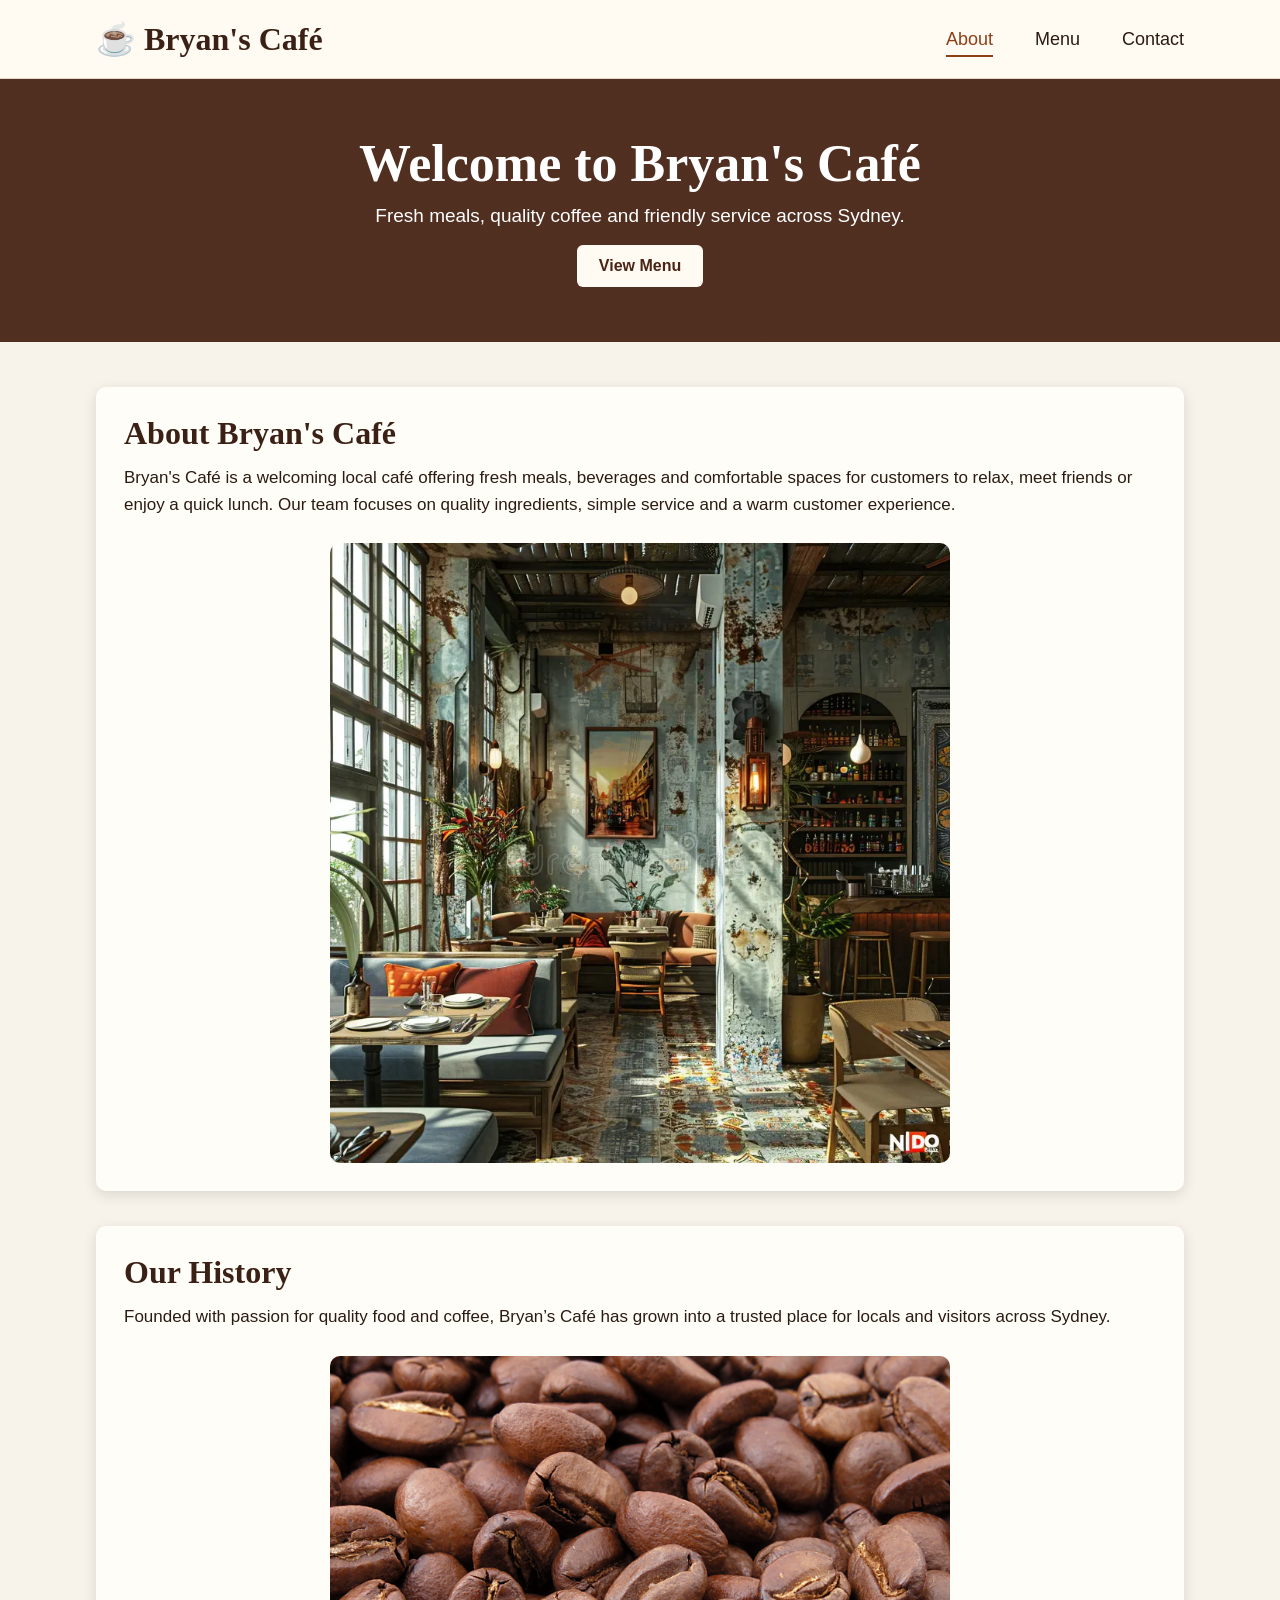
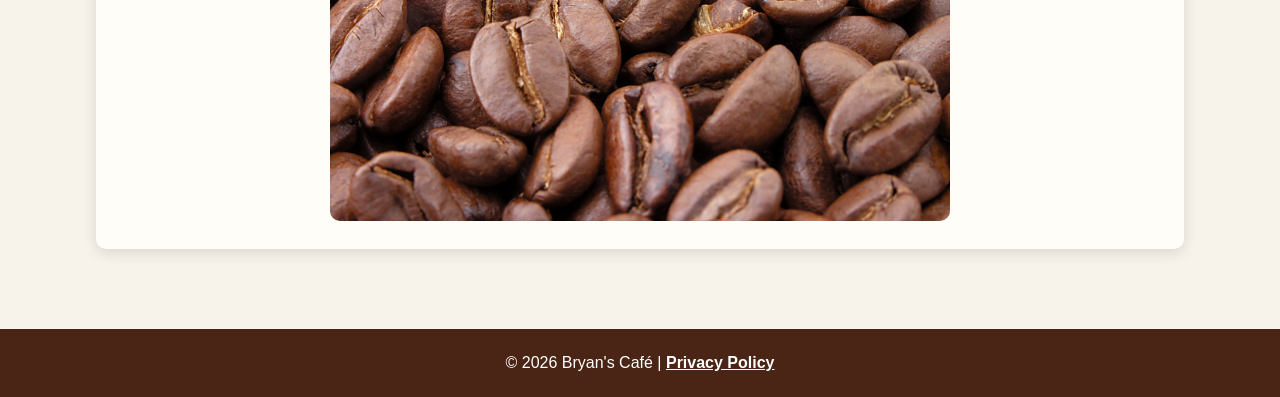
<file: index.html>
<!DOCTYPE html>
<html lang="en">
<head>
  <meta charset="UTF-8">
  <meta name="viewport" content="width=device-width, initial-scale=1.0">
  <title>About | Bryan's Café</title>
  <link rel="stylesheet" href="css/styles.css">
</head>
<body>

<header>
  <nav class="navbar">
    <a href="index.html" class="logo">☕ Bryan's Café</a>
    <ul class="nav-links">
      <li><a href="index.html" class="active">About</a></li>
      <li><a href="menu.html">Menu</a></li>
      <li><a href="contact.html">Contact</a></li>
    </ul>
  </nav>
</header>

<main>

  <section class="hero">
    <h1>Welcome to Bryan's Café</h1>
    <p>Fresh meals, quality coffee and friendly service across Sydney.</p>
    <a href="menu.html">View Menu</a>
  </section>

  <section class="menu-section">

    <div class="about-block">
      <h2>About Bryan's Café</h2>
      <p>
        Bryan's Café is a welcoming local café offering fresh meals, beverages and comfortable spaces for customers to relax, meet friends or enjoy a quick lunch. Our team focuses on quality ingredients, simple service and a warm customer experience.
      </p>
      <img src="images/cafe-interior.jpg" alt="Cafe interior" class="about-image">
    </div>

    <div class="about-block">
      <h2>Our History</h2>
      <p>
        Founded with passion for quality food and coffee, Bryan’s Café has grown into a trusted place for locals and visitors across Sydney.
      </p>
      <img src="images/coffee-beans.jpg" alt="Coffee history" class="about-image">
    </div>

  </section>

</main>

<footer>
  <p>© <span id="currentYear"></span> Bryan's Café | 
    <a href="privacy.html" target="_blank">Privacy Policy</a>
  </p>
</footer>

<script src="js/main.js"></script>
</body>
</html>
</file>
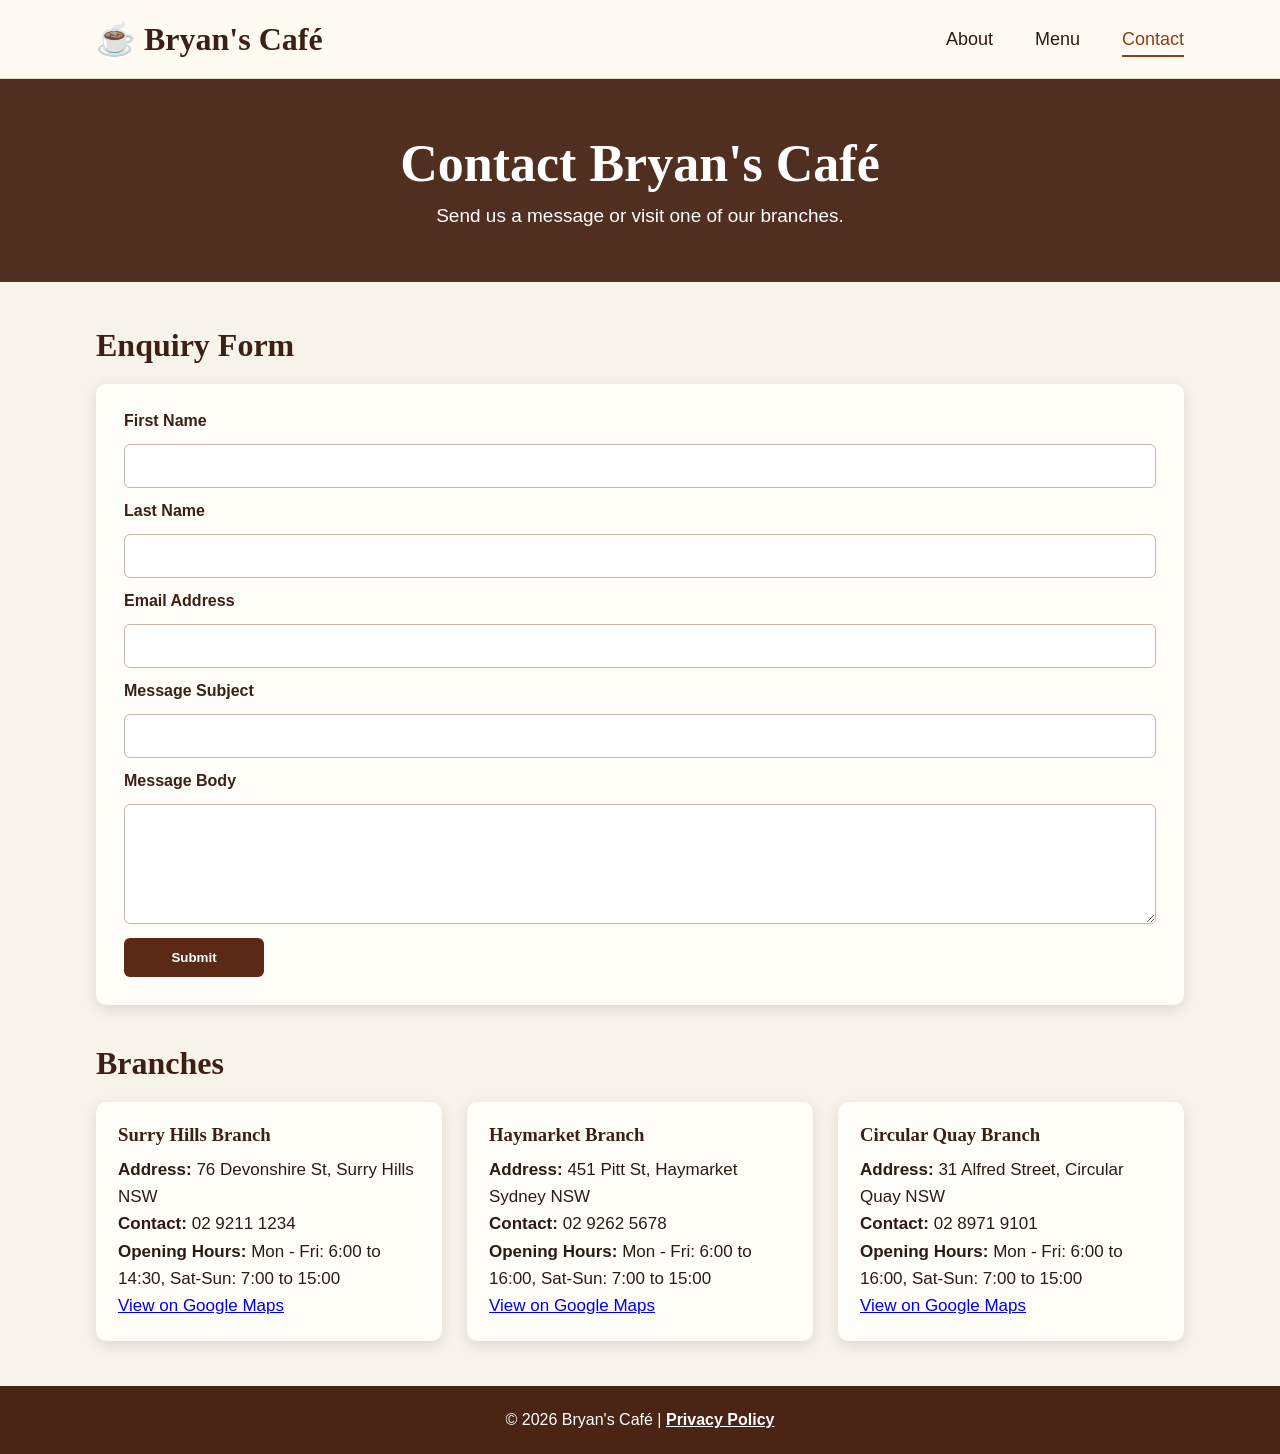
<file: contact.html>
<!DOCTYPE html>
<html lang="en">
<head>
  <meta charset="UTF-8">
  <meta name="viewport" content="width=device-width, initial-scale=1.0">
  <title>Contact | Bryan's Café</title>
  <link rel="stylesheet" href="css/styles.css">
</head>
<body>

<header>
  <nav class="navbar">
    <a href="index.html" class="logo">☕ Bryan's Café</a>
    <ul class="nav-links">
      <li><a href="index.html">About</a></li>
      <li><a href="menu.html">Menu</a></li>
      <li><a href="contact.html" class="active">Contact</a></li>
    </ul>
  </nav>
</header>

<main>

  <section class="hero">
    <h1>Contact Bryan's Café</h1>
    <p>Send us a message or visit one of our branches.</p>
  </section>

  <section class="menu-section">

    <h2>Enquiry Form</h2>

    <form id="enquiryForm">
      <label for="firstName">First Name</label>
      <input type="text" id="firstName" name="firstName" required>

      <label for="lastName">Last Name</label>
      <input type="text" id="lastName" name="lastName" required>

      <label for="email">Email Address</label>
      <input type="email" id="email" name="email" required>

      <label for="subject">Message Subject</label>
      <input type="text" id="subject" name="subject" required>

      <label for="message">Message Body</label>
      <textarea id="message" name="message" required></textarea>

      <button type="submit">Submit</button>
    </form>

    <h2>Branches</h2>
    <div id="branches-container" class="branches-container"></div>

  </section>

</main>

<footer>
  <p>© <span id="currentYear"></span> Bryan's Café | 
    <a href="privacy.html" target="_blank">Privacy Policy</a>
  </p>
</footer>

<script src="js/main.js"></script>
<script src="js/contact.js"></script>

</body>
</html>
</file>
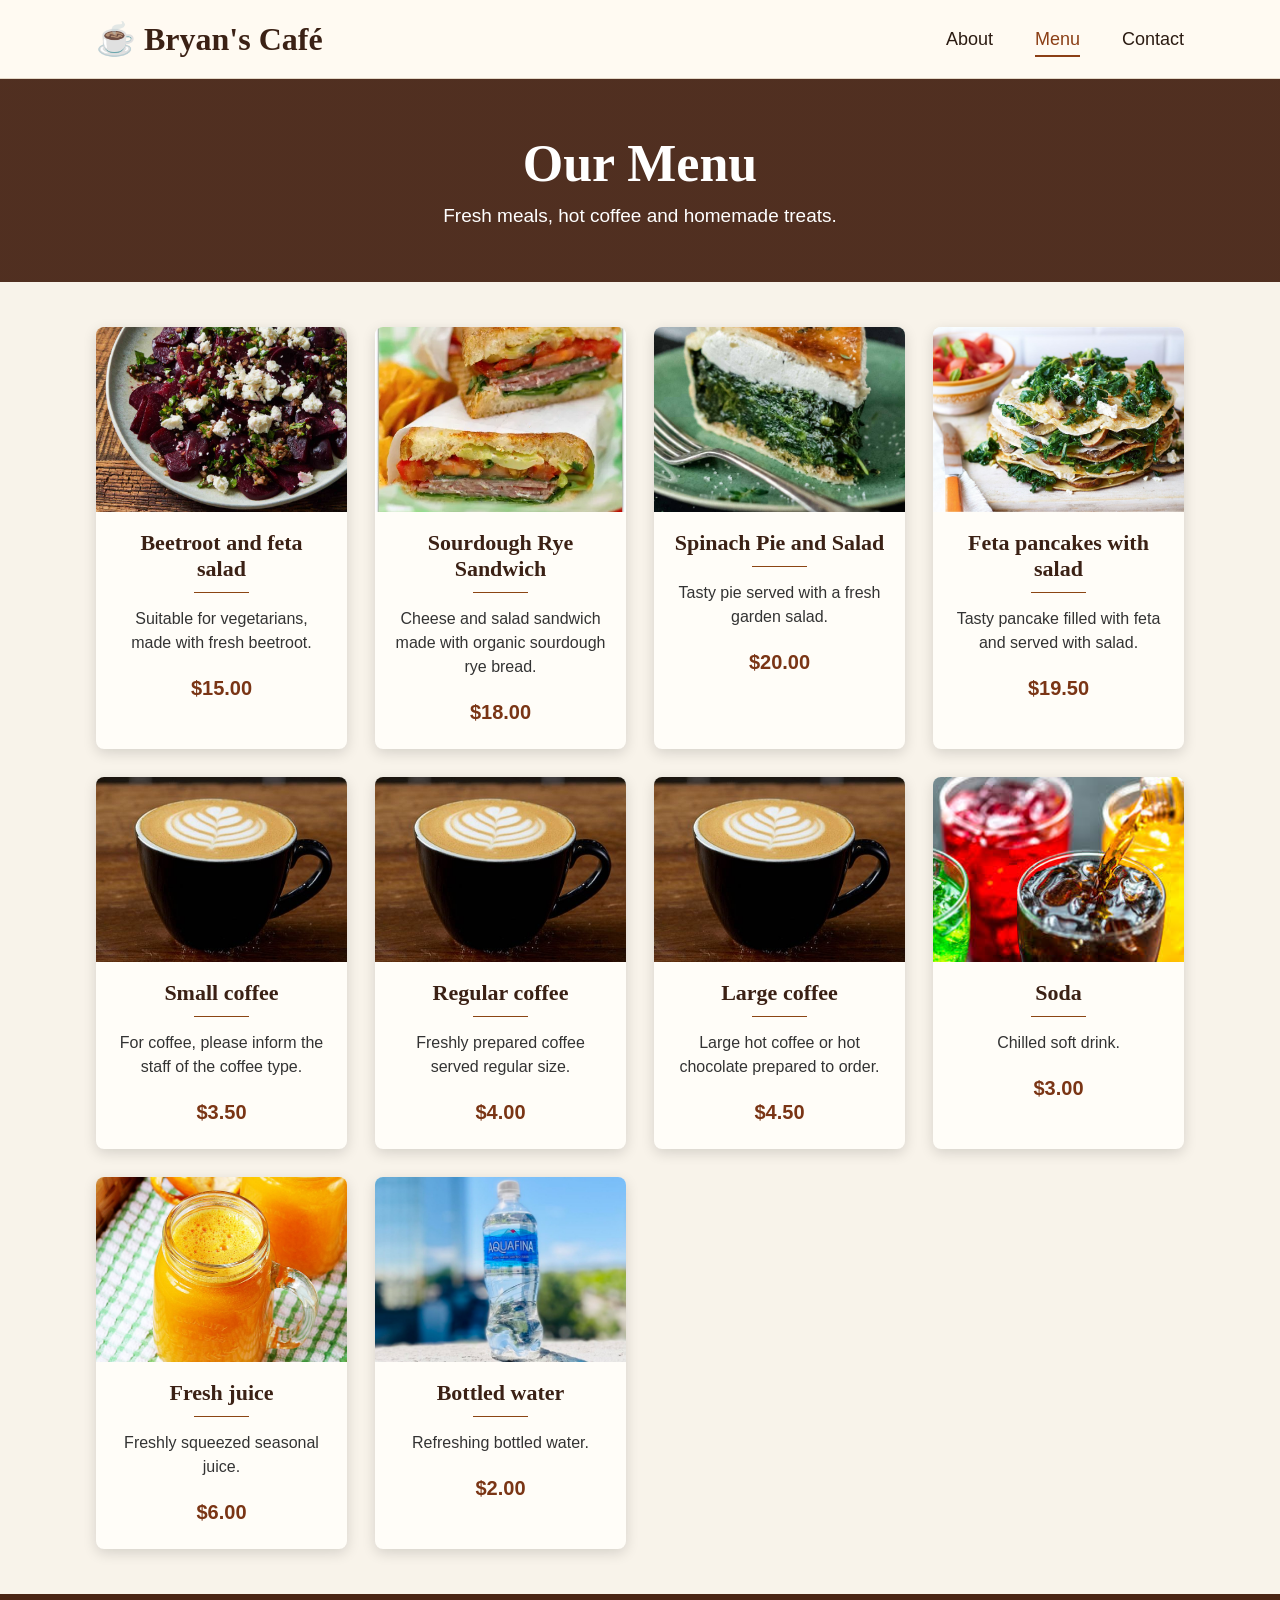
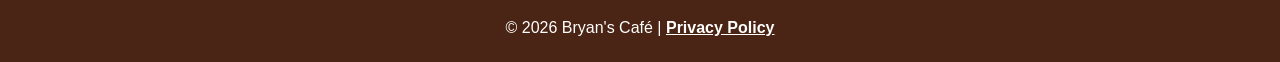
<file: menu.html>
<!DOCTYPE html>
<html lang="en">
<head>
  <meta charset="UTF-8">
  <meta name="viewport" content="width=device-width, initial-scale=1.0">
  <title>Menu | Bryan's Café</title>
  <link rel="stylesheet" href="css/styles.css">
</head>
<body>

<header>
  <nav class="navbar">
    <a href="index.html" class="logo">☕ Bryan's Café</a>
    <ul class="nav-links">
      <li><a href="index.html">About</a></li>
      <li><a href="menu.html" class="active">Menu</a></li>
      <li><a href="contact.html">Contact</a></li>
    </ul>
  </nav>
</header>

<main>
  <section class="menu-hero">
    <h1>Our Menu</h1>
    <p>Fresh meals, hot coffee and homemade treats.</p>
  </section>

  <section class="menu-section">
    <div id="menu-container" class="menu-grid"></div>
  </section>
</main>

<footer>
  <p>© <span id="currentYear"></span> Bryan's Café | 
    <a href="privacy.html" target="_blank">Privacy Policy</a>
  </p>
</footer>

<script src="js/main.js"></script>
<script src="js/menu.js"></script>

</body>
</html>
</file>
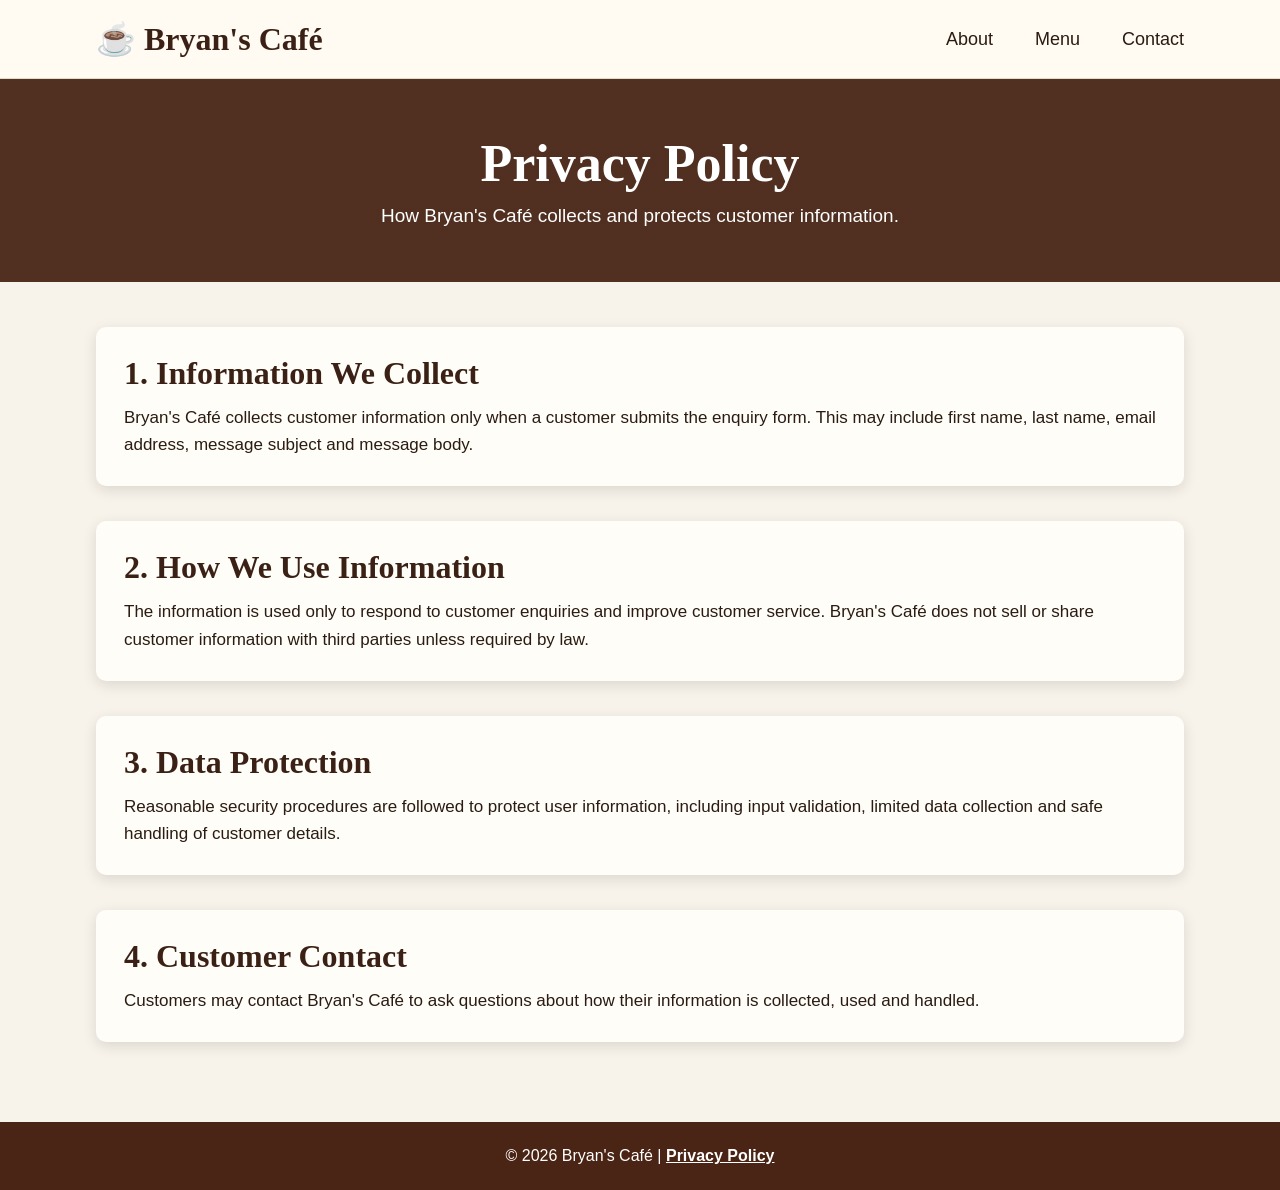
<file: privacy.html>
<!DOCTYPE html>
<html lang="en">
<head>
  <meta charset="UTF-8">
  <meta name="viewport" content="width=device-width, initial-scale=1.0">
  <title>Privacy Policy | Bryan's Café</title>
  <link rel="stylesheet" href="css/styles.css">
</head>
<body>

<header>
  <nav class="navbar">
    <a href="index.html" class="logo">☕ Bryan's Café</a>
    <ul class="nav-links">
      <li><a href="index.html">About</a></li>
      <li><a href="menu.html">Menu</a></li>
      <li><a href="contact.html">Contact</a></li>
    </ul>
  </nav>
</header>

<main>

  <section class="hero">
    <h1>Privacy Policy</h1>
    <p>How Bryan's Café collects and protects customer information.</p>
  </section>

  <section class="menu-section">

    <div class="about-block">
      <h2>1. Information We Collect</h2>
      <p>
        Bryan's Café collects customer information only when a customer submits the enquiry form. 
        This may include first name, last name, email address, message subject and message body.
      </p>
    </div>

    <div class="about-block">
      <h2>2. How We Use Information</h2>
      <p>
        The information is used only to respond to customer enquiries and improve customer service.
        Bryan's Café does not sell or share customer information with third parties unless required by law.
      </p>
    </div>

    <div class="about-block">
      <h2>3. Data Protection</h2>
      <p>
        Reasonable security procedures are followed to protect user information, including input validation,
        limited data collection and safe handling of customer details.
      </p>
    </div>

    <div class="about-block">
      <h2>4. Customer Contact</h2>
      <p>
        Customers may contact Bryan's Café to ask questions about how their information is collected,
        used and handled.
      </p>
    </div>

  </section>

</main>

<footer>
  <p>© <span id="currentYear"></span> Bryan's Café | 
    <a href="privacy.html" target="_blank">Privacy Policy</a>
  </p>
</footer>

<script src="js/main.js"></script>
</body>
</html>
</file>
<file: css/styles.css>
* {
  margin: 0;
  padding: 0;
  box-sizing: border-box;
}

body {
  background: #f8f3ea;
  color: #2b1b12;
  font-family: Arial, sans-serif;
}

/* HEADER */
header {
  background: #fffaf2;
  border-bottom: 1px solid #e4d8c8;
}

.navbar {
  width: 85%;
  margin: 0 auto;
  height: 78px;
  display: flex;
  justify-content: space-between;
  align-items: center;
}

.logo {
  color: #3b2115;
  text-decoration: none;
  font-size: 32px;
  font-family: Georgia, serif;
  font-weight: bold;
}

.nav-links {
  list-style: none;
  display: flex;
  gap: 42px;
}

.nav-links a {
  color: #2b1b12;
  text-decoration: none;
  font-size: 18px;
}

.nav-links a.active,
.nav-links a:hover {
  color: #8b3f16;
  border-bottom: 2px solid #8b3f16;
  padding-bottom: 6px;
}

/* HERO / BANNER */
.menu-hero,
.hero {
  width: 100%;
  background: linear-gradient(rgba(70, 35, 20, 0.94), rgba(70, 35, 20, 0.94));
  color: white;
  text-align: center;
  padding: 55px 20px;
}

.menu-hero h1,
.hero h1 {
  color: white;
  font-size: 52px;
  font-family: Georgia, serif;
  margin-bottom: 12px;
}

.menu-hero p,
.hero p {
  color: white;
  font-size: 19px;
}

.hero a {
  display: inline-block;
  margin-top: 18px;
  background: #fffaf2;
  color: #4a2414;
  padding: 12px 22px;
  border-radius: 6px;
  text-decoration: none;
  font-weight: bold;
}

/* MAIN SECTIONS */
.menu-section,
.content-section {
  width: 85%;
  margin: 0 auto;
  padding: 45px 0;
}

.menu-section h2,
.content-section h2 {
  font-size: 32px;
  font-family: Georgia, serif;
  color: #3b2115;
  margin-bottom: 12px;
}

.menu-section p,
.content-section p {
  font-size: 17px;
  line-height: 1.6;
}

/* ABOUT PAGE */
.about-image {
  width: 100%;
  max-width: 620px;
  display: block;
  margin: 25px auto 0;
  border-radius: 10px;
}

.about-block {
  background: #fffdf8;
  padding: 28px;
  border-radius: 10px;
  box-shadow: 0 4px 14px rgba(0, 0, 0, 0.12);
  margin-bottom: 35px;
}

/* MENU PAGE */
.menu-grid {
  display: grid;
  grid-template-columns: repeat(4, 1fr);
  gap: 28px;
}

.menu-card {
  background: #fffdf8;
  border-radius: 8px;
  overflow: hidden;
  text-align: center;
  box-shadow: 0 4px 14px rgba(0, 0, 0, 0.14);
}

.menu-card img {
  width: 100%;
  height: 185px;
  object-fit: cover;
  display: block;
}

.menu-card-content {
  padding: 18px 20px 22px;
}

.menu-card h3 {
  color: #3b2115;
  font-size: 22px;
  font-family: Georgia, serif;
  margin-bottom: 10px;
}

.small-line {
  width: 55px;
  height: 1px;
  background: #8b4513;
  margin: 0 auto 14px;
}

.menu-card p {
  color: #333;
  font-size: 16px;
  line-height: 1.5;
}

.menu-card .price {
  color: #7a3515;
  font-weight: bold;
  font-size: 20px;
  margin-top: 18px;
}

/* CONTACT PAGE */
form {
  background: #fffdf8;
  padding: 28px;
  border-radius: 10px;
  box-shadow: 0 4px 14px rgba(0, 0, 0, 0.12);
  margin: 20px 0 40px;
  display: grid;
  gap: 14px;
}

form label {
  font-weight: bold;
  color: #3b2115;
}

input,
textarea {
  width: 100%;
  padding: 12px;
  border: 1px solid #c9b8a7;
  border-radius: 6px;
  font-size: 16px;
}

textarea {
  min-height: 120px;
  resize: vertical;
}

button,
input[type="submit"] {
  width: 140px;
  padding: 12px;
  background: #5a2a17;
  color: white;
  border: none;
  border-radius: 6px;
  font-weight: bold;
  cursor: pointer;
}

button:hover,
input[type="submit"]:hover {
  background: #7a3515;
}

.branches-container {
  display: grid;
  grid-template-columns: repeat(3, 1fr);
  gap: 25px;
  margin-top: 20px;
}

.branch-card {
  background: #fffdf8;
  padding: 22px;
  border-radius: 10px;
  box-shadow: 0 4px 14px rgba(0, 0, 0, 0.12);
}

.branch-card h3 {
  font-family: Georgia, serif;
  color: #3b2115;
  margin-bottom: 10px;
}

/* FOOTER */
footer {
  background: #4a2414;
  color: white;
  text-align: center;
  padding: 25px 15px;
}

footer p {
  color: white;
  font-size: 16px;
}

footer a {
  color: white;
  font-weight: bold;
}

/* RESPONSIVE */
@media (max-width: 1100px) {
  .menu-grid {
    grid-template-columns: repeat(2, 1fr);
  }

  .branches-container {
    grid-template-columns: repeat(2, 1fr);
  }

  .navbar,
  .menu-section,
  .content-section {
    width: 92%;
  }
}

@media (max-width: 650px) {
  .navbar {
    height: auto;
    padding: 18px 0;
    flex-direction: column;
    gap: 15px;
  }

  .nav-links {
    gap: 22px;
  }

  .menu-grid,
  .branches-container {
    grid-template-columns: 1fr;
  }

  .menu-hero h1,
  .hero h1 {
    font-size: 36px;
  }
}
</file>
